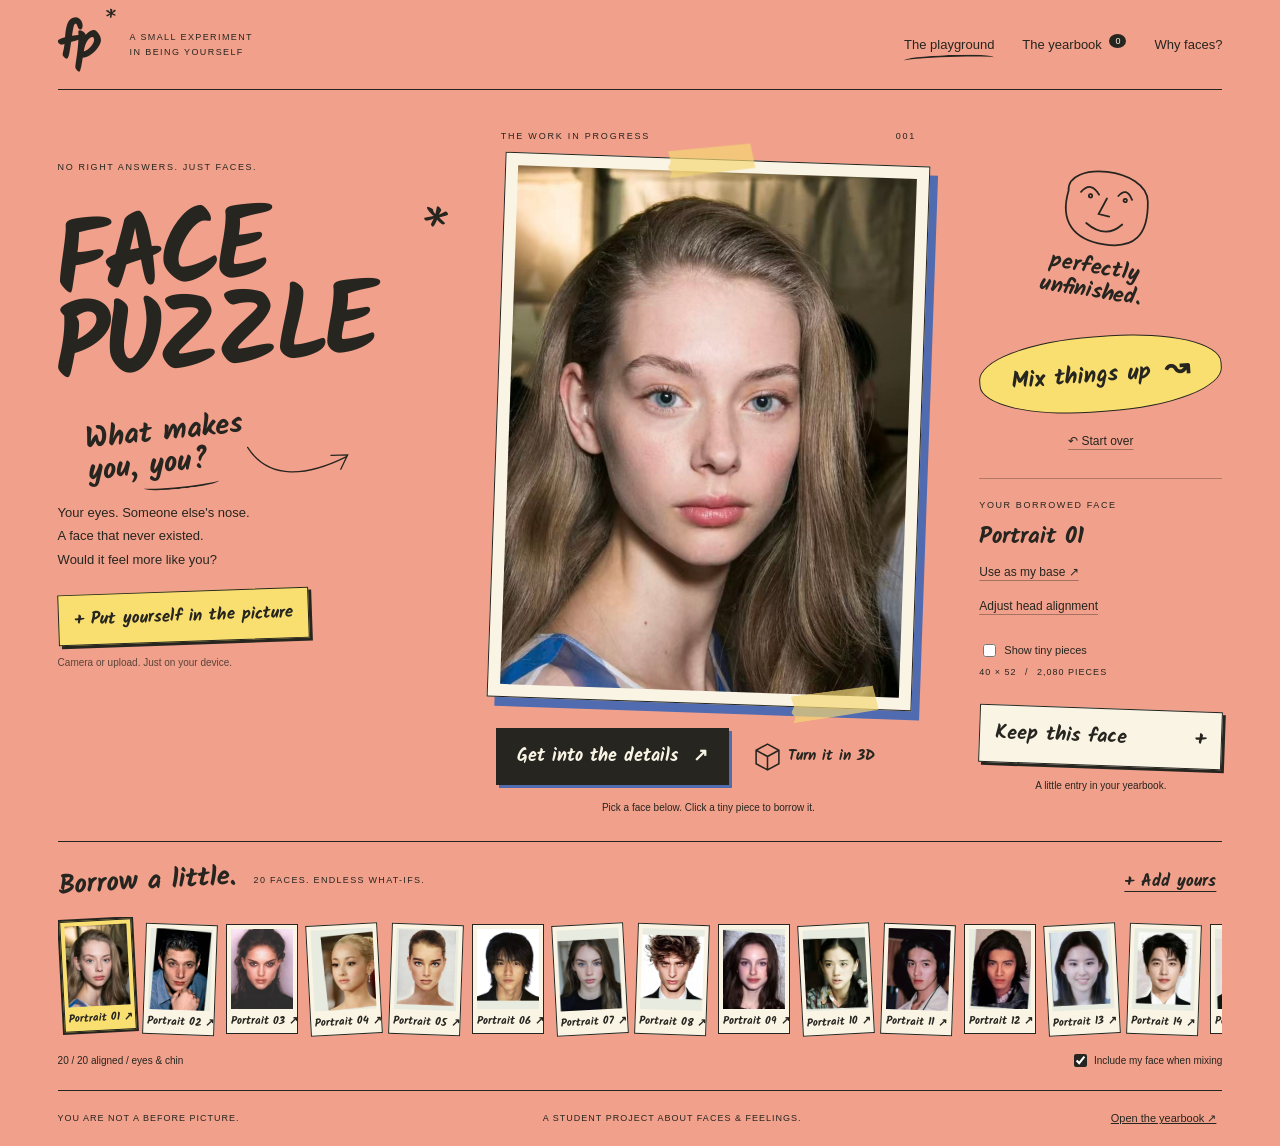
<file: index.html>
<!doctype html><html lang="en"><head><meta charset="UTF-8"><meta name="viewport" content="width=device-width,initial-scale=1"><title>Face Puzzle — What makes you, you?</title><link rel="stylesheet" href="remake.css"></head><body>
<header><a class="brand" href="#" aria-label="Face Puzzle home">fp<span class="brand-eye">*</span></a><span class="project-label">A SMALL EXPERIMENT<br>IN BEING YOURSELF</span><nav><button data-page="studio" class="active">The playground</button><button data-page="archive">The yearbook <sup id="count">0</sup></button><button id="about">Why faces?</button></nav></header>
<main id="studio"><section class="playground">
<div class="title-area"><span class="edition">NO RIGHT ANSWERS. JUST FACES.</span><h1><span>FACE</span><span>PUZZLE<span class="title-star">*</span></span></h1><p class="handwritten question">What makes<br>you, <em>you?</em></p><svg class="doodle-arrow" viewBox="0 0 200 80" aria-hidden="true"><path d="M8 12C45 70 112 62 180 28M153 26l29-1-12 25"/></svg><p class="description">Your eyes. Someone else's nose.<br>A face that never existed.<br>Would it feel more like you?</p><button id="openCamera" class="camera-button">+ Put yourself in the picture</button><p class="local-note">Camera or upload. Just on your device.</p></div>
<div class="portrait-area"><div class="portrait-caption"><span>THE WORK IN PROGRESS</span><span id="experimentNum">001</span></div><div id="stage" class="stage"><div id="board" class="board"></div><span class="paper-tape tape-top"></span><span class="paper-tape tape-bottom"></span></div><div class="portrait-footer"><button id="precision" class="primary">Get into the details <span>↗</span></button><button id="sculpture" class="three-button" aria-label="View portrait in 3D"><svg viewBox="0 0 28 28" aria-hidden="true"><path d="m14 2 11 6v13l-11 6L3 21V8Zm0 12 11-6M14 14 3 8m11 6v13"/></svg>Turn it in 3D</button></div><p class="canvas-hint">Pick a face below. Click a tiny piece to borrow it.</p></div>
<aside class="play-tools"><div class="scribble-face" aria-hidden="true"><svg viewBox="0 0 150 110"><path d="M30 45C22 9 119 3 126 43s-7 59-44 59S25 83 30 45Z M45 44q10-15 22 0m23-2q8-13 17 2M77 47l-7 20 13 1M57 80q26 16 43-5"/><circle cx="57" cy="47" r="2"/><circle cx="99" cy="46" r="2"/></svg><span>perfectly<br>unfinished.</span></div><button id="random" class="shuffle">Mix things up <span>↝</span></button><button id="reset" class="text-button">↶ Start over</button><div class="tool-divider"></div><span class="small-label">YOUR BORROWED FACE</span><strong id="currentFace">Portrait 01</strong><button id="useWhole" class="text-button">Use as my base ↗</button><button id="calibrate" class="text-button">Adjust head alignment</button><label class="grid-toggle"><input type="checkbox" id="showGrid"> Show tiny pieces</label><div class="quiet-counter">40 × 52 <span>/</span> 2,080 PIECES</div><button id="save" class="save">Keep this face <span>+</span></button><p class="save-note">A little entry in your yearbook.</p></aside>
</section><section class="library"><div class="library-heading"><h2>Borrow a little.</h2><span>20 FACES. ENDLESS WHAT-IFS.</span><button id="captureStep">+ Add yours</button></div><div id="faces" class="faces" aria-label="Choose a donor portrait"></div><div class="library-footer"><p id="libraryStatus" role="status">Lining up the portraits...</p><label class="check"><input type="checkbox" id="includeSelf" checked> Include my face when mixing</label></div></section><footer><span>YOU ARE NOT A BEFORE PICTURE.</span><span>A STUDENT PROJECT ABOUT FACES & FEELINGS.</span><button id="archiveStep">Open the yearbook ↗</button></footer>
<div hidden><span id="sourceCount"></span><span id="mixLabel"></span><input id="depth" type="range" value="0"><span id="depthValue"></span><button id="view"></button></div></main>
<main id="archive" hidden><div class="archive-heading"><span>ALL YOUR OTHER SELVES</span><h1>The yearbook.</h1><p>Not better. Not worse. Just another possibility.</p><button data-page="studio" class="primary">Make another face ↗</button></div><div id="gallery"></div><p class="archive-footnote">Saved in this browser. Download your favourites to keep them.</p></main>
<dialog id="cameraDialog"><button class="close" data-close>×</button><h2>Meet your starting face.</h2><p>Take a front-facing photo, or upload a portrait you have permission to use.</p><div class="camera-frame"><video id="video" autoplay playsinline muted></video><div id="cameraPlaceholder">◉<small>Turn on your camera or upload a photo</small></div><div class="face-guide"></div></div><p id="cameraStatus" role="status">Your photo stays on this device.</p><div class="dialog-actions"><button id="startCamera">Start camera</button><button id="shutter" class="primary" disabled>Take photo</button><label class="upload">Upload photo<input type="file" id="upload" accept="image/*" hidden></label></div></dialog>
<dialog id="saveDialog"><button class="close" data-close>×</button><h2>Keep this version of you.</h2><label>Give it a name<input id="titleInput" maxlength="40" placeholder="Another me"></label><label>A thought to keep<textarea id="reflection" maxlength="300" placeholder="After changing my face, I noticed..."></textarea></label><button id="confirmSave" class="primary">Save to the yearbook</button><p id="saveError" role="status"></p></dialog>
<dialog id="aboutDialog"><button class="close" data-close>×</button><h2>Who gets to say perfect?</h2><p>Face Puzzle is a student art experiment about appearance anxiety and identity. Borrow a feature. Make a new face. Ask yourself: would changing the outside change how I feel inside?</p><p>There is no beauty score and no perfect face here. These collages are creative experiments, not predictions of real changes to a person.</p><p>Use a front-facing, evenly lit portrait. Your yearbook is saved in this browser. Download a copy before clearing browser data.</p></dialog><dialog id="alignmentDialog"><button class="close" data-close aria-label="Close alignment">×</button>
<h2 id="alignmentTitle">Line things up.</h2>
<p>Mark both eyes and the chin to match head sizes. Each face keeps its own proportions and expression.</p>
<div class="alignment-images"><section><span>YOUR PHOTO / THREE POINTS</span><canvas id="landmarkCanvas" aria-label="Mark the left eye, right eye and chin in the image"></canvas></section><section><span>ALIGNED PREVIEW</span><canvas id="alignmentPreview" width="600" height="780"></canvas></section></div>
<p id="alignmentHint" role="status"></p><div class="alignment-tools"><button id="remark">Mark again</button><button id="resetAlignment">Reset alignment</button></div>
<div class="alignment-sliders"><label>Head size <output id="value-zoom">100%</output><input id="align-zoom" type="range" min="0.7" max="1.4" step="0.01" value="1"></label><label>Left / right <output id="value-x">0</output><input id="align-x" type="range" min="-100" max="100" step="1" value="0"></label><label>Up / down <output id="value-y">0</output><input id="align-y" type="range" min="-100" max="100" step="1" value="0"></label><label>Tilt <output id="value-angle">0°</output><input id="align-angle" type="range" min="-20" max="20" step="0.5" value="0"></label></div>
<p id="alignmentError" role="alert"></p><button id="applyAlignment" class="primary">Use this alignment</button></dialog><dialog id="detailDialog"><button class="close" data-close aria-label="Close detail editor">×</button><h2>Little changes. Big feelings.</h2><p>Choose a donor face, then paint only the detail you want. Zoom right in: an eye corner, a nostril, a lip line.</p><div class="detail-controls"><label>Donor<select id="brushSource"></select></label><label>Brush size <output id="brushSizeValue">24</output> px<input id="brushSize" type="range" min="1" max="100" value="24"></label><label>Zoom<select id="detailZoom"><option value="1">100%</option><option value="1.5">150%</option><option value="2">200%</option><option value="3">300%</option><option value="4">400%</option><option value="6">600%</option><option value="8">800%</option></select></label><button id="undoBrush">Undo stroke</button><button id="clearBrush">Clear brushwork</button></div><div class="feature-jumps"><span>JUMP TO</span><button data-feature="left">Left eye</button><button data-feature="right">Right eye</button><button data-feature="nose">Nose</button><button data-feature="mouth">Mouth</button><button data-feature="all">Whole face</button></div><div class="detail-scroll"><canvas id="detailCanvas" width="600" height="780" aria-label="Precision face editing canvas"></canvas></div><button id="applyBrush" class="primary">Keep these changes</button><p>Drag to paint. Scroll to move around when zoomed in. Changing the base or a tile clears brushwork.</p></dialog><dialog id="sculptureDialog"><button class="close" data-close aria-label="Close 3D view">×</button><h2>A different angle on you.</h2><iframe id="figureFrame" title="Rotatable portrait sculpture"></iframe></dialog><div id="toast" role="status"></div><script src="portrait-data.js"></script><script src="portraits.js"></script><script src="puzzle-core.js"></script><script src="app.js"></script><script src="figure-bundle.js"></script><script src="precision.js"></script><script src="remake.js"></script></body></html>
</file>
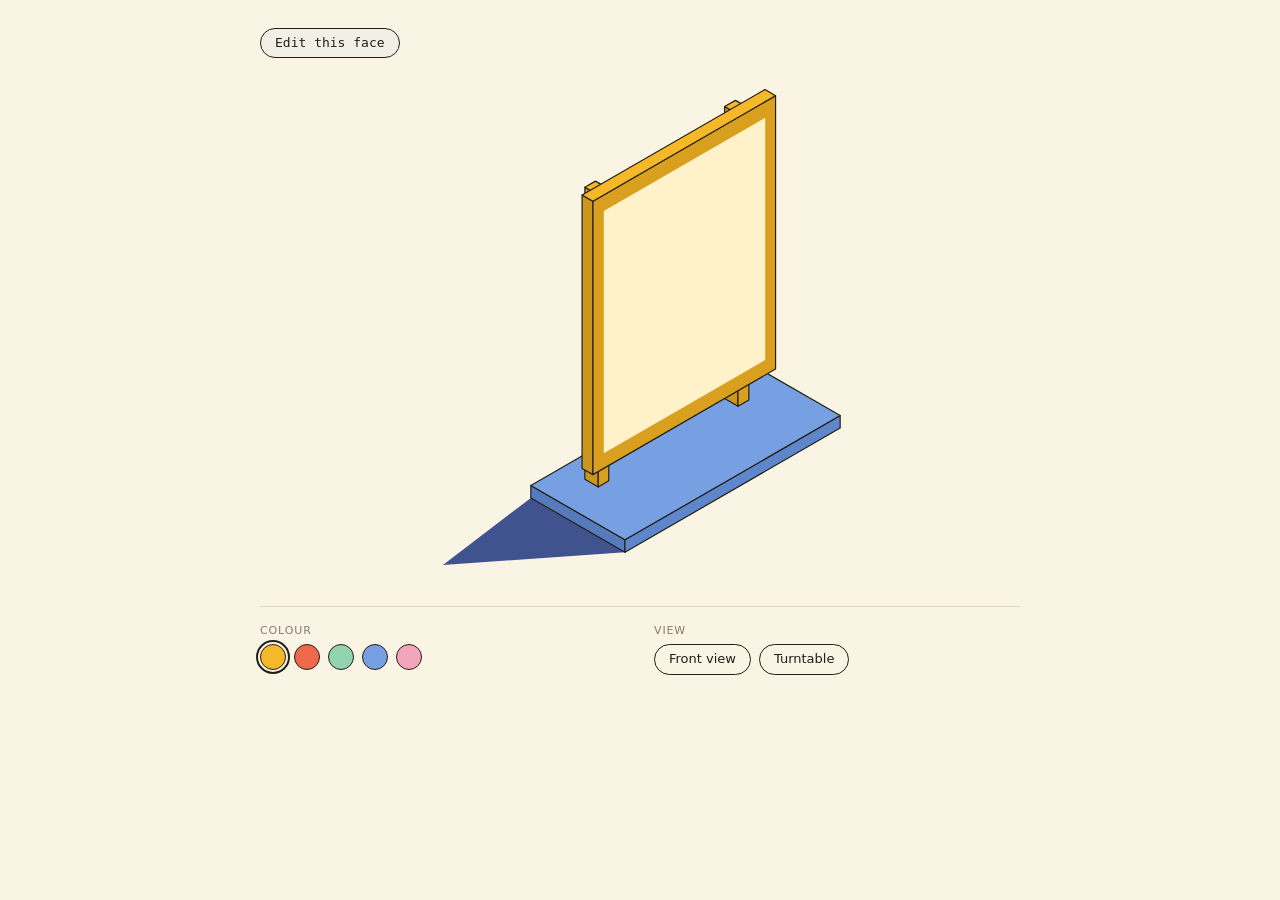
<file: figure-source/figure.html>
<!doctype html><html><head><meta charset="utf-8"><meta name="viewport" content="width=device-width,initial-scale=1"></head><body><script src="core.js"></script><script>
/* A tabletop portrait easel, not a face-generating machine.
 Parts: desk board supports two posts; posts hold a thick portrait panel.
 Front: a mounted photographic print, divided into 40 by 52 regions.
 Actions: rotate the easel; recolour its frame; return to precision editing.
 No working interior: no fictitious see-through mechanism. */
let portraitPrint='';
const portraitUI=mountFigure({fig:'01',title:'Face Puzzle',turn:'full',size:[35,80,104],palette:'mustard',credit:false,state:{},
scene:(st,m)=>{
 const pieces=[];const part=(bounds,svg)=>pieces.push({box:bounds,svg});
 part([[0,0,0],[35,80,4]],box(0,0,0,35,80,4,PALS.cobalt));
 for(const y of [12,64])part([[8,y,4],[13,y+4,98]],box(8,y,4,13,y+4,98,m));
 let panel=box(13,6,13,17,74,101,m);
 if(vis([1,0,0])){
 const origin=P(17.1,70,96),u=Dv(0,-.1,0),v=Dv(0,0,-.1);
 let face=portraitPrint?`<image href="${portraitPrint}" width="600" height="780"/>`: '<rect width="600" height="780" fill="#fff1c8"/>';
 for(let i=1;i<40;i++)face+=`<path d="M${i*15} 0V780" stroke="#fff" opacity=".35" stroke-width="1"/>`;
 for(let i=1;i<52;i++)face+=`<path d="M0 ${i*15}H600" stroke="#fff" opacity=".35" stroke-width="1"/>`;
 panel+=act('edit',`<g transform="${txM(origin,u,v)}">${face}</g>`);
 }
 part([[13,6,13],[17.2,74,101]],panel);
 return castShadow([[0,0,0],[35,0,0],[35,80,0],[0,80,0],[13,6,101],[17,74,101]],0)+byDepth(pieces);
},buttons:[{label:'Edit this face',onClick:()=>parent.postMessage({type:'edit'},'*')}],acts:{edit:()=>parent.postMessage({type:'edit'},'*')}});
addEventListener('message',e=>{if(e.source===parent&&e.data?.type==='portrait'&&/^data:image\//.test(e.data.image)){portraitPrint=e.data.image;portraitUI.render()}});
document.getElementById('vreset').textContent='Front view';document.getElementById('vspin').textContent='Turntable';
</script><style>body{background:#faf4e5}header,#readout,.ctl:has(#wb){display:none!important}.stage{min-height:320px}#art{filter:none}.controls{font-family:system-ui}button{font-family:inherit}</style></body></html>
</file>
<file: remake.css>
@font-face{font-family:Kalam;src:url('assets/kalam-bold.ttf') format('truetype');font-weight:700;font-display:swap}
:root{--bg:#f1a08b;--ink:#26251f;--paper:#faf4e5;--blue:#506bb0;--yellow:#f9df70;--line:#26251f50;--hand:Kalam,'Comic Sans MS',cursive}*{box-sizing:border-box}body{margin:0;background:var(--bg);color:var(--ink);font:14px/1.5 Arial,Helvetica,sans-serif}button,input,select,textarea{font:inherit;color:inherit}button{cursor:pointer;background:transparent;border:0}button:disabled{opacity:.45;cursor:wait}button:not(:disabled):hover{filter:brightness(.94)}button:focus-visible,a:focus-visible,input:focus-visible,select:focus-visible{outline:3px solid var(--blue);outline-offset:4px}button{transition:background .15s,transform .15s}button:active{transform:translateY(2px)}[hidden]{display:none!important}header{height:90px;display:flex;align-items:center;margin:0 4.5%;border-bottom:1.5px solid var(--ink);gap:18px}.brand{font:700 52px/.8 var(--hand);color:var(--ink);text-decoration:none;letter-spacing:-6px;position:relative;padding-right:15px;transform:rotate(-5deg)}.brand-eye{font-size:32px;position:absolute;top:-8px;right:0}.project-label{font-size:9px;letter-spacing:1.4px;line-height:1.6}nav{margin-left:auto;display:flex;gap:28px}nav button{padding:9px 0;font-size:13px;position:relative}nav button.active:after{content:'';position:absolute;height:6px;border-top:2px solid;bottom:0;left:0;right:0;border-radius:50%;transform:rotate(-2deg)}sup{background:var(--ink);color:var(--paper);border-radius:50%;padding:2px 6px;margin-left:4px;font-size:9px}main{max-width:1560px;margin:auto;padding:0 4.5%}.playground{display:grid;grid-template-columns:1fr 1.12fr .64fr;align-items:center;gap:5%;padding:40px 0 26px}.title-area{align-self:start;padding-top:25px}.edition,.small-label{font-size:9px;letter-spacing:1.6px}.title-area h1{font:700 clamp(72px,8vw,122px)/.83 var(--hand);letter-spacing:-7px;margin:32px 0 28px;transform:rotate(-5deg);position:relative;z-index:2}.title-area h1>span{display:block;white-space:nowrap}.title-area h1>span:nth-child(2){margin-left:-8px}.title-star{position:absolute;font-size:72px;top:20px;right:2px;transform:rotate(18deg)}.handwritten{font:700 29px/1.12 var(--hand)}.question{margin:22px 0 18px 28px;transform:rotate(-6deg)}.question em{font-style:normal;position:relative}.question em:after{content:'';position:absolute;left:-8px;right:-8px;bottom:-3px;height:7px;border-bottom:2px solid;border-radius:50%}.doodle-arrow{width:115px;height:55px;position:absolute;margin:-53px 0 0 185px;fill:none;stroke:var(--ink);stroke-width:2.2;stroke-linecap:round}.description{font-size:13px;line-height:1.8;margin:30px 0 20px}.camera-button{border:1.5px solid;background:var(--yellow);font:700 17px var(--hand);padding:11px 15px;box-shadow:3px 3px 0 var(--ink);transform:rotate(-2deg)}.local-note{font-size:10px;margin-top:13px;opacity:.75}.portrait-area{min-width:0;position:relative}.portrait-caption{display:flex;justify-content:space-between;font-size:9px;letter-spacing:1.8px;margin:0 5px 15px}.stage{position:relative;padding:12px;background:var(--paper);box-shadow:8px 9px 0 var(--blue);transform:rotate(2deg);border:1.5px solid;touch-action:pan-y}.board{width:100%;aspect-ratio:600/780;display:grid;grid-template-columns:repeat(40,minmax(0,1fr));grid-template-rows:repeat(52,minmax(0,1fr));position:relative;transform-style:preserve-3d;background:var(--paper)}.tile{padding:0;border:0;border-radius:0;min-width:0;min-height:0;background-size:4000% 5200%;background-repeat:no-repeat;transition:none;position:relative}.tile small{display:none}.tile:hover,.tile:focus-visible{outline:2px solid var(--yellow);outline-offset:-1px;z-index:2;filter:none!important}.show-grid .tile{box-shadow:inset .5px .5px #ffffff70}.detail-overlay{position:absolute;inset:0;width:100%;height:100%;pointer-events:none}.paper-tape{position:absolute;width:87px;height:27px;background:#f4d775b0;z-index:3;pointer-events:none;clip-path:polygon(2% 0,97% 3%,100% 94%,1% 100%,4% 80%,0 60%,4% 40%)}.tape-top{top:-13px;left:38%;transform:rotate(-8deg)}.tape-bottom{bottom:-10px;right:8%;transform:rotate(-10deg)}.portrait-footer{display:flex;align-items:center;gap:18px;margin-top:24px}.primary{background:var(--ink);color:var(--paper);padding:13px 20px;border:1.5px solid var(--ink);font:700 18px var(--hand);box-shadow:3px 3px 0 var(--blue)}.primary span{margin-left:8px}.three-button{display:flex;gap:6px;align-items:center;font:700 15px/1.1 var(--hand);padding:6px;text-align:left}.three-button svg{width:29px;height:29px;flex-shrink:0;fill:none;stroke:currentColor;stroke-width:1.5}.canvas-hint{font-size:10px;text-align:center;margin:15px 0 0}.play-tools{display:flex;flex-direction:column;align-items:stretch;padding-top:10px}.scribble-face{display:flex;flex-direction:column;align-items:center;transform:rotate(9deg);margin-bottom:30px}.scribble-face svg{width:125px;height:105px;fill:none;stroke:var(--ink);stroke-width:2.1;stroke-linecap:round}.scribble-face span{font:700 22px/1.1 var(--hand);text-align:center;margin-top:0}.shuffle{font:700 23px var(--hand);border:1.5px solid;border-radius:48% 45% 48% 45%;padding:13px 12px;white-space:nowrap;background:var(--yellow);transform:rotate(-4deg)}.shuffle span{font-size:30px;margin-left:5px}.text-button{text-align:left;font-size:12px;padding:8px 0;width:max-content;max-width:100%;text-decoration:underline;text-decoration-color:#26251f60;text-underline-offset:4px}#reset{text-align:center;align-self:center;margin-top:12px}.tool-divider{border-top:1px solid var(--line);margin:20px 0}.play-tools strong{font:700 23px var(--hand);margin-top:7px}.grid-toggle{display:flex;align-items:center;gap:5px;margin:18px 0 6px;font-size:11px}input[type=checkbox]{accent-color:var(--ink)}.quiet-counter{font-size:9px;letter-spacing:1px}.quiet-counter span{margin:0 5px}.save{background:var(--paper);border:1.5px solid;padding:12px 15px;margin-top:28px;box-shadow:3px 3px 0 var(--ink);font:700 20px var(--hand);text-align:left;transform:rotate(2deg)}.save span{float:right}.save-note{font-size:10px;text-align:center;margin-top:12px}.library{border-top:1.5px solid var(--ink);padding-top:18px}.library-heading{display:flex;align-items:center;gap:18px;margin-bottom:14px}.library-heading h2{font:700 27px var(--hand);margin:0;transform:rotate(-3deg)}.library-heading>span{font-size:9px;letter-spacing:1.3px}.library-heading>button{margin-left:auto;font:700 17px var(--hand);text-decoration:underline;text-underline-offset:5px}.faces{display:flex;gap:10px;overflow:auto;padding:7px 4px 12px;scrollbar-color:var(--ink) transparent;scrollbar-width:thin}.face{flex:0 0 72px;padding:4px 4px 0;background:var(--paper);border:1px solid var(--ink);position:relative;transition:transform .15s;min-width:0}.face:nth-child(3n+1){transform:rotate(-3deg)}.face:nth-child(3n+2){transform:rotate(2deg)}.face.active{background:var(--yellow);box-shadow:0 0 0 2px var(--ink);transform:translateY(-4px) rotate(-3deg)}.face img{display:block;width:100%;aspect-ratio:600/780;object-fit:contain}.face span{display:block;font:700 11px var(--hand);white-space:nowrap;padding:3px 0;text-align:center}.library-footer{display:flex;align-items:center;justify-content:space-between;font-size:10px}#libraryStatus{margin:7px 0}.check{display:flex;gap:4px;align-items:center}footer{border-top:1.5px solid var(--ink);display:flex;align-items:center;justify-content:space-between;padding:18px 0;margin-top:15px;font-size:9px;letter-spacing:1px}footer button{font-size:11px;text-decoration:underline}.archive-heading{padding:65px 0 35px}.archive-heading>span{font-size:10px;letter-spacing:2px}.archive-heading h1{font:700 clamp(60px,8vw,110px)/1 var(--hand);margin:30px 0 10px;transform:rotate(-3deg)}.archive-heading p{margin-bottom:30px}#gallery{display:grid;grid-template-columns:repeat(auto-fill,minmax(240px,1fr));gap:28px;padding:25px 0}.archive-card{background:var(--paper);padding:15px;border:1.5px solid;box-shadow:5px 6px 0 var(--blue);transform:rotate(-1deg)}.archive-card:nth-child(even){transform:rotate(2deg)}.archive-card img{width:100%;aspect-ratio:600/780;object-fit:contain}.archive-card h3{font:700 26px var(--hand);margin:12px 0 3px}.archive-card small{font-size:10px}.archive-card p{white-space:pre-wrap;font-size:13px}.archive-card button{padding:8px 10px;border:1px solid;margin:4px 6px 0 0;font-size:11px}.empty{grid-column:1/-1;padding:40px 0;font:700 30px var(--hand)}.empty button{display:block;margin-top:20px}.archive-footnote{font-size:11px;margin:30px 0}dialog{color:var(--ink);background:var(--paper);border:2px solid var(--ink);padding:30px;width:min(560px,94vw);max-height:92vh;box-shadow:8px 8px 0 var(--blue);overflow:auto}dialog::backdrop{background:#26251fa8}dialog h2{font:700 36px/1.2 var(--hand);margin:15px 0}dialog p{font-size:13px;line-height:1.6}dialog .close{position:absolute;top:9px;right:15px;font-size:28px;padding:0 6px}.dialog-actions{display:flex;gap:10px;flex-wrap:wrap;align-items:center}.dialog-actions button,.upload{border:1px solid;padding:10px 14px;cursor:pointer}.dialog-actions .primary{color:var(--paper)}dialog label{display:block;margin:15px 0}dialog input:not([type=range]):not([type=file]):not([type=checkbox]),dialog textarea,dialog select{padding:10px;border:1px solid;background:white;border-radius:0}dialog input:not([type=range]):not([type=file]):not([type=checkbox]),dialog textarea{width:100%;margin-top:7px}dialog textarea{min-height:100px;resize:vertical}input[type=range]{accent-color:var(--ink);width:100%}.camera-frame{height:320px;background:#ddd4c4;position:relative;overflow:hidden}.camera-frame video{width:100%;height:100%;object-fit:cover;transform:scaleX(-1)}#cameraPlaceholder{position:absolute;inset:0;display:flex;align-items:center;justify-content:center;flex-direction:column;gap:20px;font-size:35px}#cameraPlaceholder small{font-size:13px}.face-guide{position:absolute;top:50%;left:50%;transform:translate(-50%,-50%);width:180px;height:250px;border:2px dashed var(--paper);border-radius:50%;pointer-events:none}#alignmentDialog{width:min(850px,95vw)}.alignment-images{display:grid;grid-template-columns:1fr 1fr;gap:20px}.alignment-images section{min-width:0;text-align:center;display:flex;flex-direction:column;align-items:center;gap:10px;background:#e6dfd0;padding:10px}.alignment-images span{font-size:10px;letter-spacing:1px}.alignment-images canvas{max-width:100%;max-height:320px;object-fit:contain;width:auto;height:auto}#landmarkCanvas{cursor:crosshair}.alignment-sliders{display:grid;grid-template-columns:1fr 1fr;gap:0 22px}.alignment-sliders output{float:right}.alignment-tools{display:flex;gap:12px}.alignment-tools button{border:1px solid;padding:8px 12px}#alignmentError,#saveError{color:#97371d}#detailDialog{width:min(1190px,96vw);padding:24px 30px}#detailDialog h2{font-size:34px;margin:5px 0}#detailDialog>p{margin:6px 0 12px}.detail-controls{display:flex;align-items:center;gap:20px;flex-wrap:wrap;border-top:1px solid var(--line);border-bottom:1px solid var(--line);padding:4px 0}.detail-controls label{font-size:11px;margin:9px 0}.detail-controls select{display:block;margin-top:5px;min-width:100px}.detail-controls input{display:block;margin-top:8px}.detail-controls button{border:1px solid;padding:9px 13px;font-size:12px}.feature-jumps{display:flex;align-items:center;gap:9px;margin:12px 0;flex-wrap:wrap}.feature-jumps span{font-size:9px;letter-spacing:1.5px;margin-right:8px}.feature-jumps button{border:1px solid;padding:5px 12px;font:700 16px var(--hand);background:var(--yellow)}.detail-scroll{height:50vh;min-height:250px;max-height:560px;overflow:auto;background:#d8cfc0;border:1px solid var(--line);overscroll-behavior:contain;position:relative}#detailCanvas{display:block;width:600px;max-width:none;height:auto;cursor:crosshair;touch-action:none;margin:auto}#applyBrush{margin-top:16px}#sculptureDialog{width:min(980px,96vw)}#figureFrame{display:block;width:100%;height:65vh;min-height:420px;border:0}#toast{position:fixed;bottom:22px;left:50%;transform:translateX(-50%);background:var(--ink);color:var(--paper);padding:12px 23px;display:none;z-index:100;max-width:90vw;font-size:13px;text-align:center}
@media(min-width:1550px){.title-area h1{font-size:130px}.playground{gap:6%}.stage{max-width:460px}.portrait-area{max-width:460px}}
@media(max-width:1100px){.playground{gap:4%;grid-template-columns:.9fr 1.1fr .64fr}.title-area h1{font-size:8vw;letter-spacing:-5px}.title-star{right:-5px;font-size:50px}.question{font-size:25px}.doodle-arrow{margin-left:140px;width:80px}.portrait-footer{gap:10px;flex-wrap:wrap}.primary{font-size:16px}.shuffle{font-size:19px;padding:8px}.scribble-face{margin-bottom:18px}.title-area{padding-top:10px}.description{font-size:12px}.camera-button{font-size:14px;padding:10px}.save{font-size:17px}}
@media(max-width:760px){header{height:76px;margin:0 5%;gap:12px}.brand{font-size:45px}.project-label{display:none}nav{gap:18px}nav button{font-size:11px}main{padding:0 5%}.playground{grid-template-columns:1fr 1fr;gap:20px;padding-top:25px}.title-area{grid-column:1/-1;padding:0;position:relative}.edition{font-size:8px}.title-area h1{font-size:clamp(72px,16vw,110px);line-height:.85;margin:30px 0 24px;width:max-content;letter-spacing:-5px;transform:rotate(-4deg)}.title-area h1>span{display:inline}.title-area h1>span:nth-child(2){margin-left:15px}.title-star{display:none}.question{font-size:22px;position:absolute;right:8px;top:103px;margin:0}.description{font-size:12px;margin:18px 0}.doodle-arrow{display:none}.local-note{margin-bottom:4px}.portrait-area{grid-column:1/-1;width:min(420px,95%);justify-self:center;margin-top:15px}.portrait-caption{font-size:8px}.portrait-footer{flex-wrap:nowrap;justify-content:center;gap:20px}.canvas-hint{font-size:10px}.play-tools{grid-column:1/-1;display:grid;grid-template-columns:1fr 1fr;column-gap:24px;padding:0}.scribble-face,.tool-divider,.play-tools>.small-label,.play-tools>strong,#useWhole,#calibrate,.save-note{display:none}.shuffle{grid-column:1;font-size:20px;grid-row:1}.save{grid-column:2;grid-row:1;margin:0;font-size:18px}.grid-toggle{grid-column:1;grid-row:3;font-size:11px;margin-top:5px}.quiet-counter{grid-column:2;grid-row:3;align-self:center;font-size:9px}#reset{grid-column:1/-1;justify-self:center;grid-row:2;margin-top:10px}.library{margin-top:10px}.library-heading{gap:10px}.library-heading h2{font-size:24px}.library-heading>span{display:none}.face{flex-basis:70px}.library-footer{align-items:flex-start;gap:10px;flex-direction:column}.library-footer .check{margin:0}footer{font-size:8px;gap:14px;flex-wrap:wrap}footer>span:nth-child(2){display:none}dialog{padding:25px 18px}dialog h2{font-size:29px}#detailDialog{padding:23px 15px}.detail-controls{gap:12px}.detail-controls label{flex:1;min-width:90px}.detail-controls label:nth-child(2){min-width:115px}.detail-controls select{width:100%;min-width:80px;padding:8px}.detail-controls button{padding:7px 10px}.detail-scroll{height:43vh}.feature-jumps{gap:5px}.feature-jumps button{font-size:14px;padding:5px 9px}.feature-jumps span{display:none}.alignment-images{gap:8px}.alignment-images section{padding:5px}.alignment-images span{font-size:8px}#figureFrame{height:65vh;min-height:320px}#sculptureDialog h2{font-size:25px}.archive-heading{padding-top:35px}}
@media(prefers-reduced-motion:reduce){*{scroll-behavior:auto!important;transition:none!important}}
.board{background-size:100% 100%;background-repeat:no-repeat}.tile{background-image:none!important;background-color:transparent}@media(max-width:760px){.title-area h1{font-size:13.4vw;letter-spacing:-3px}.question{top:100px;font-size:21px}.play-tools>.small-label,.play-tools>strong,#useWhole,#calibrate{display:block}.play-tools>.small-label{grid-column:1;grid-row:4;margin-top:15px}.play-tools>strong{grid-column:2;grid-row:4;font-size:18px;margin-top:8px}#useWhole{grid-column:1;grid-row:5}#calibrate{grid-column:2;grid-row:5;font-size:11px}}
</file>
